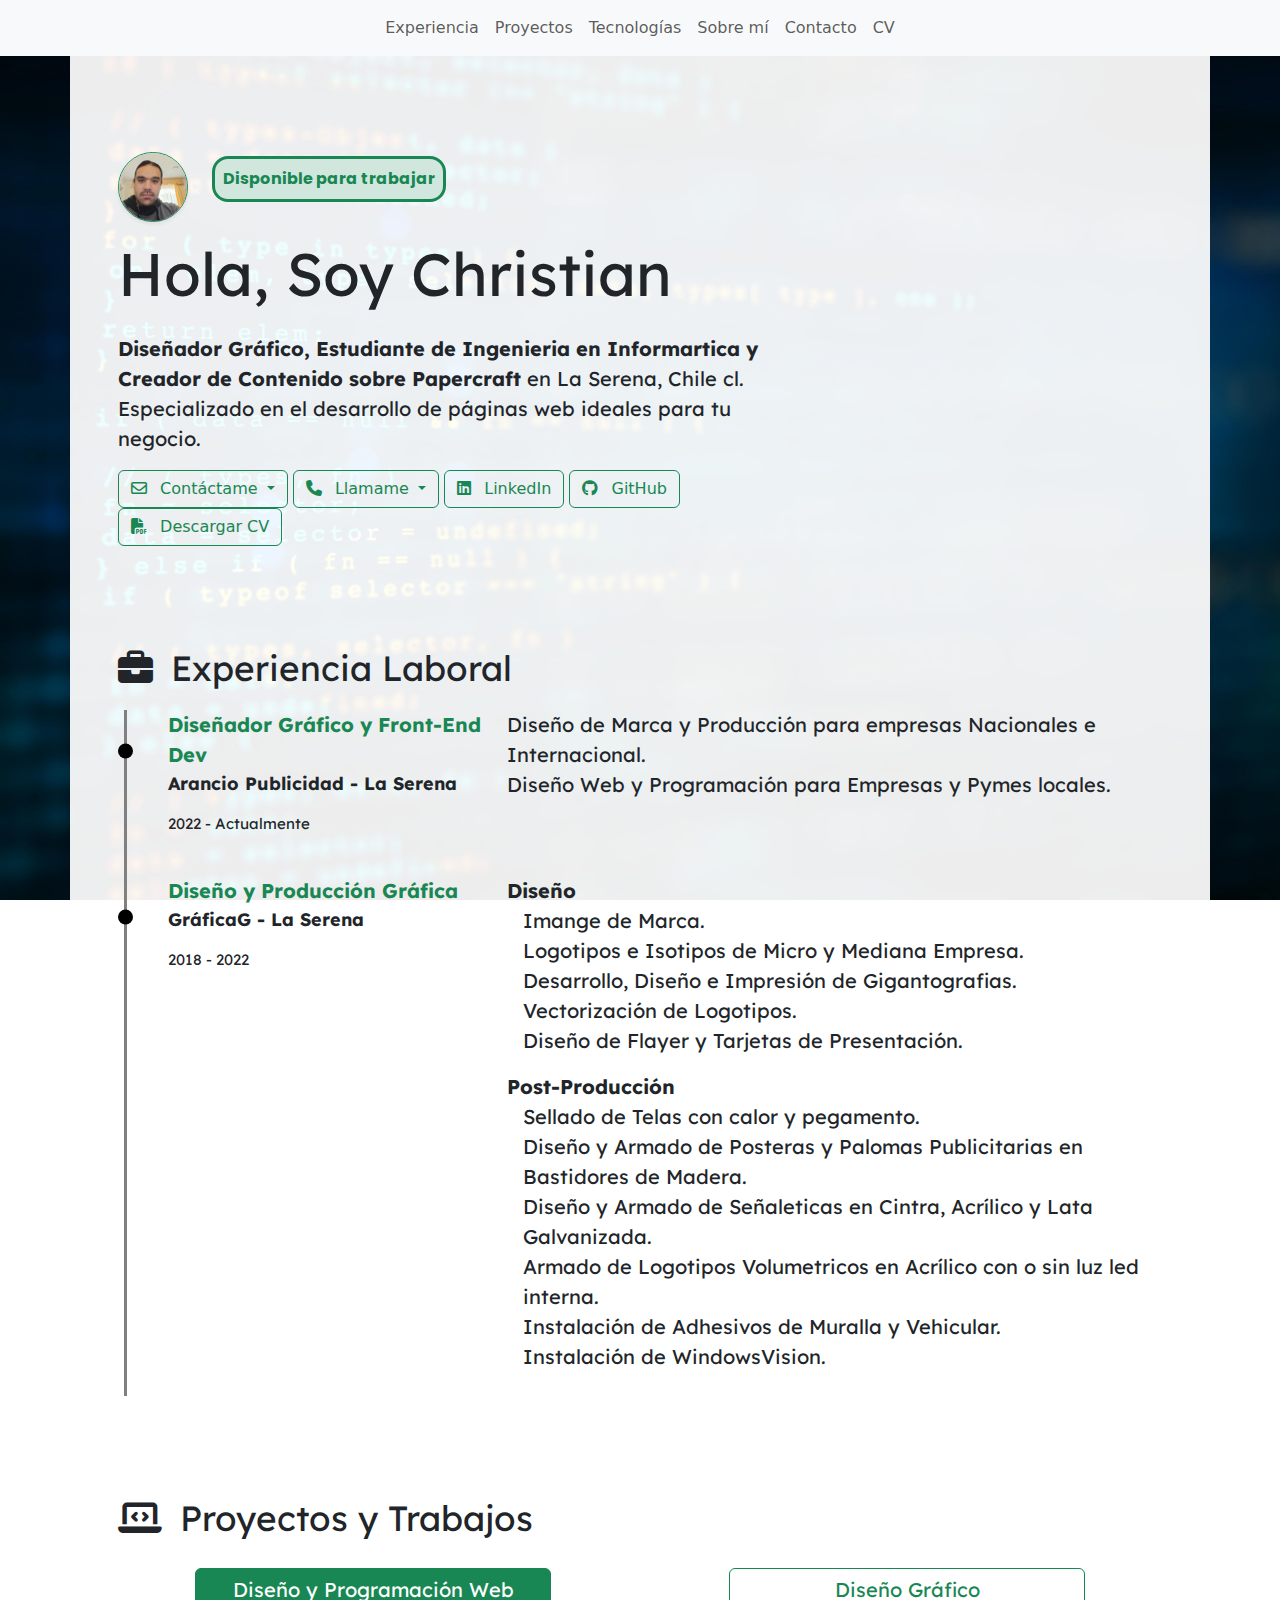
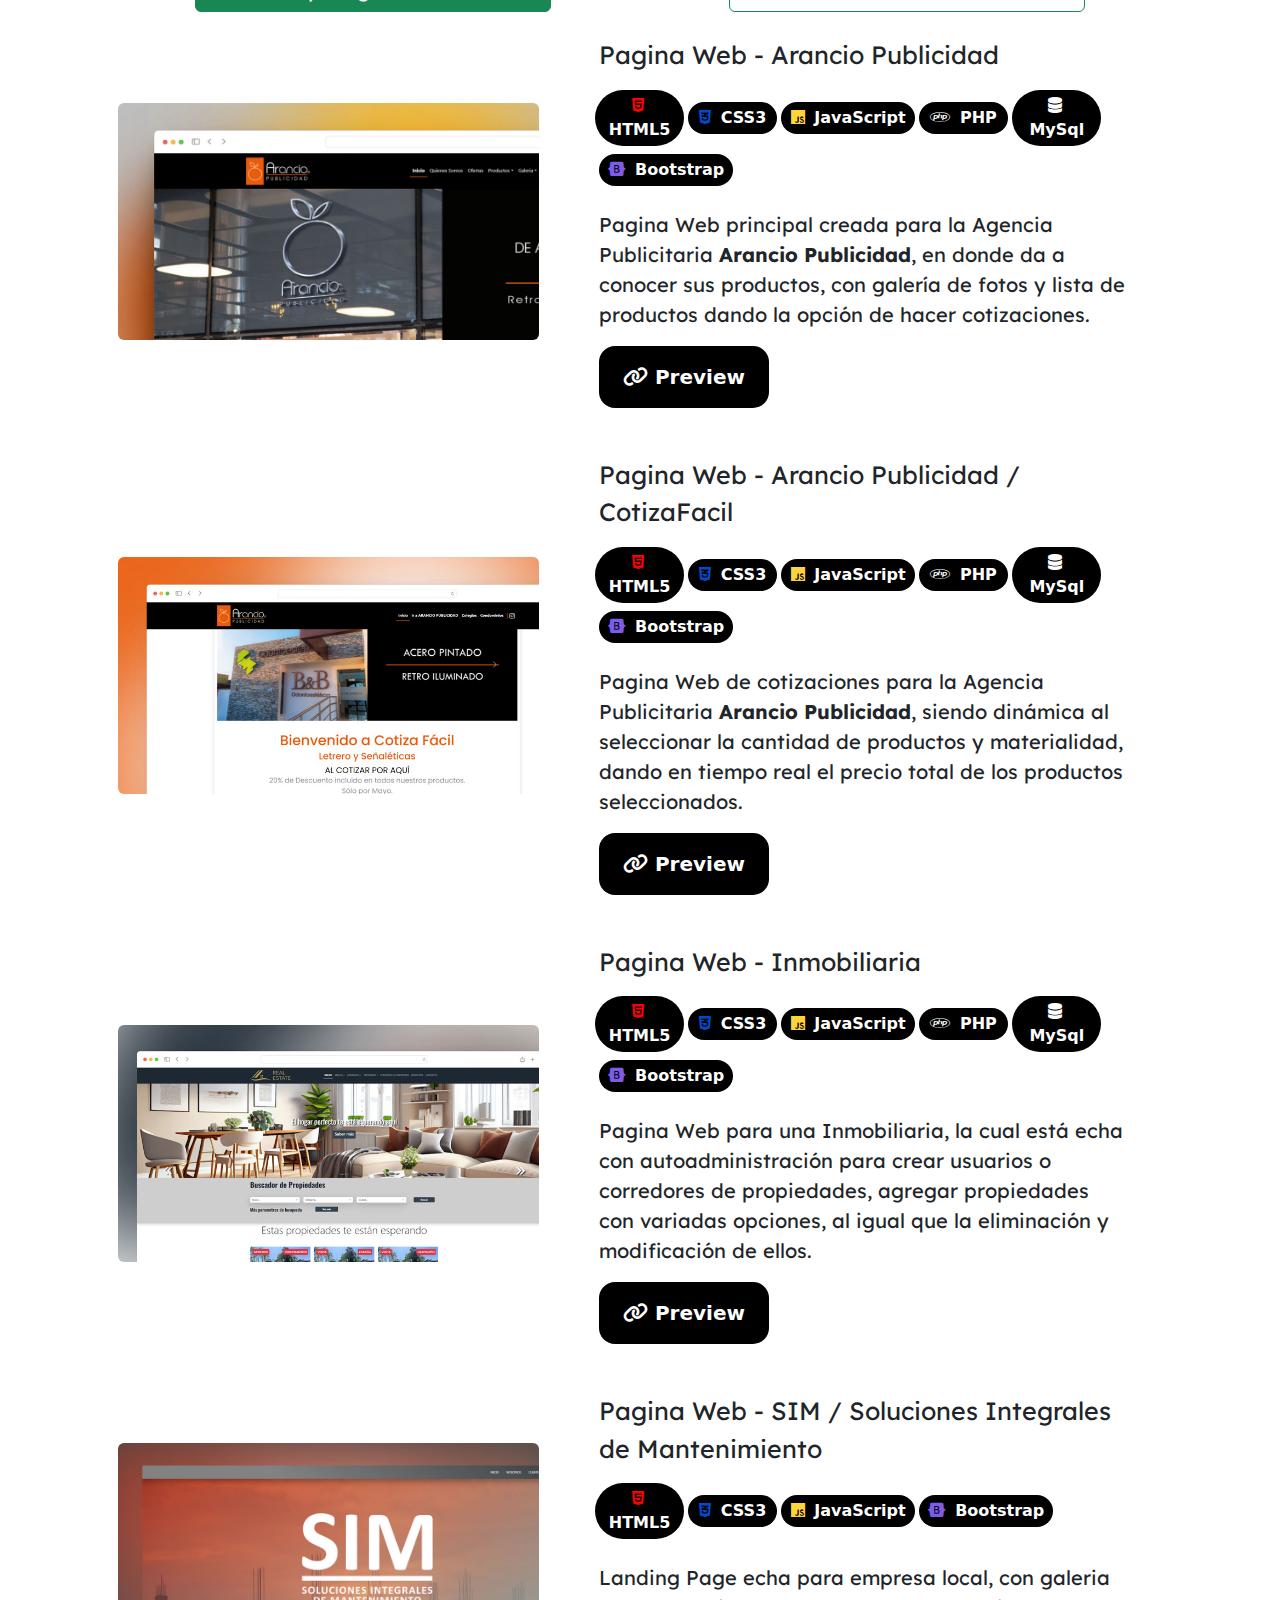
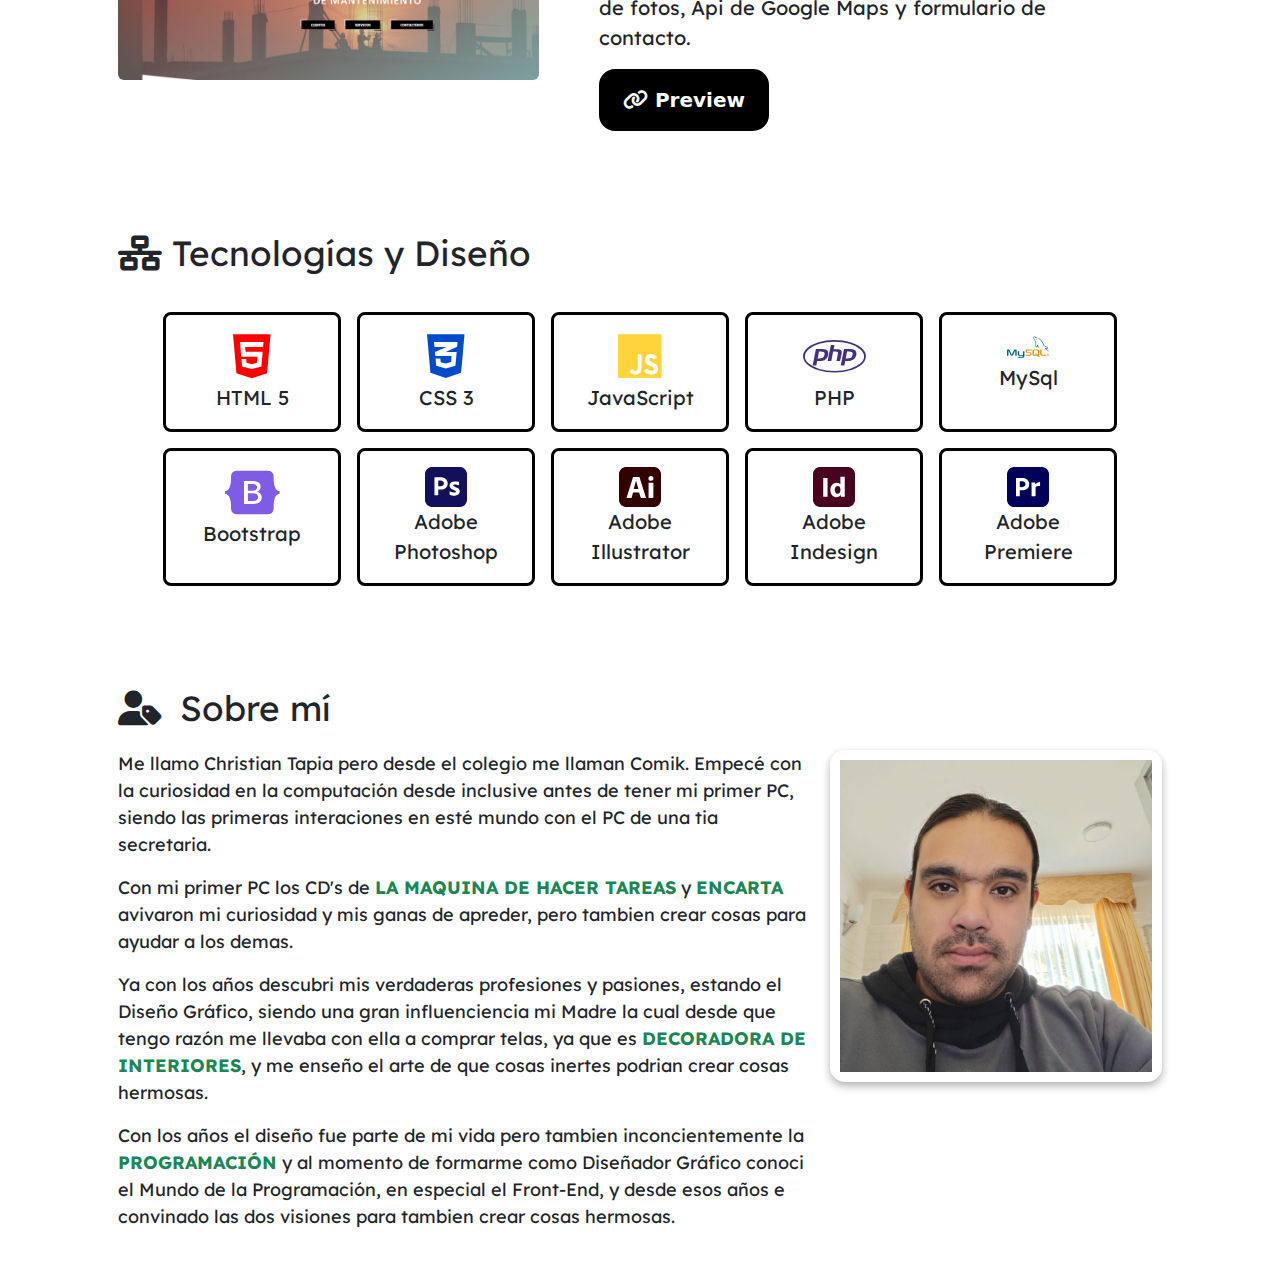
<file: index.html>
<!doctype html>
<html lang="es">
<head>
    <meta charset="utf-8">
    <meta http-equiv="refresh" content="0; URL='v1/index.html'">
    <meta charset="utf-8">
    <meta name="viewport" content="width=device-width, initial-scale=1">
    <!-- Primary Meta Tags -->
    <title>Porfolio de Christian Tapia - Diseñador Grafico, Desarrollador y Programador Web</title>
    <meta name="author" content="Christian Tapia - ComikSama">
    <meta name="description" content="Contrata a Christian Tapia para crear tu Pagina Web. Diseñador Gráfico, Desarrollador Web y Creador de Contenido. Especializado en el desarrollo de páginas web ideales para tu negocio..">
    <meta name="keywords" content="HTML, CSS, JavaScript, Bootstrap, Frontend, Frontend Developer, Web Developer">
    <!-- Open Graph / Facebook -->
    <meta property="og:type" content="website" />
    <meta property="og:url" content="https://comiksama.github.io/porfolio/v1/index.html" />
    <meta property="og:title" content="Porfolio de Christian Tapia - Diseñador Grafico, Desarrollador y Programador Web" />
    <meta property="og:description" content="Contrata a Christian Tapia para crear tu Pagina Web. Diseñador Gráfico, Desarrollador Web y Creador de Contenido. Especializado en el desarrollo de páginas web ideales para tu negocio.." />
    <meta property="og:image" content="img/img-001.jpg"/>
    <!-- Final Meta Tags -->
    <link rel="shortcut icon" href="img/favicon.svg" type="image/x-icon">
</head>
<body>
</body>
</html>
</file>
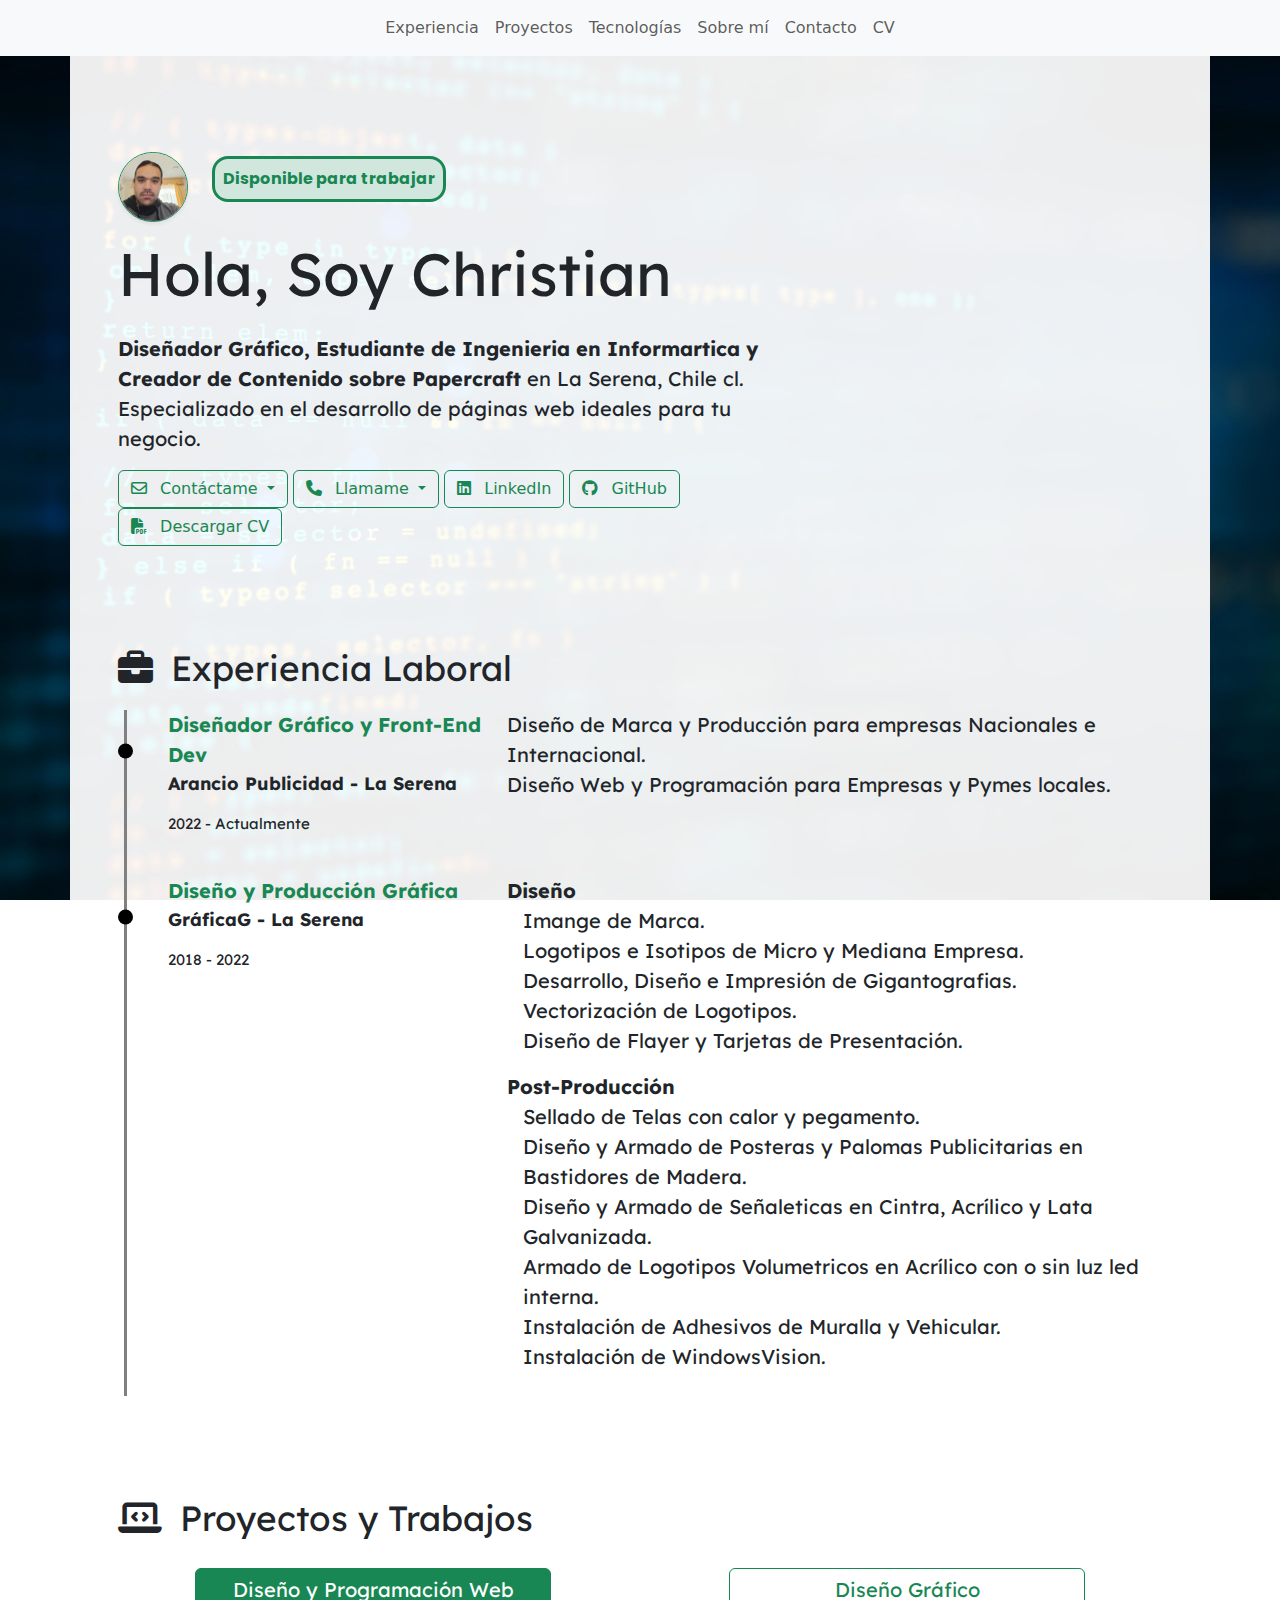
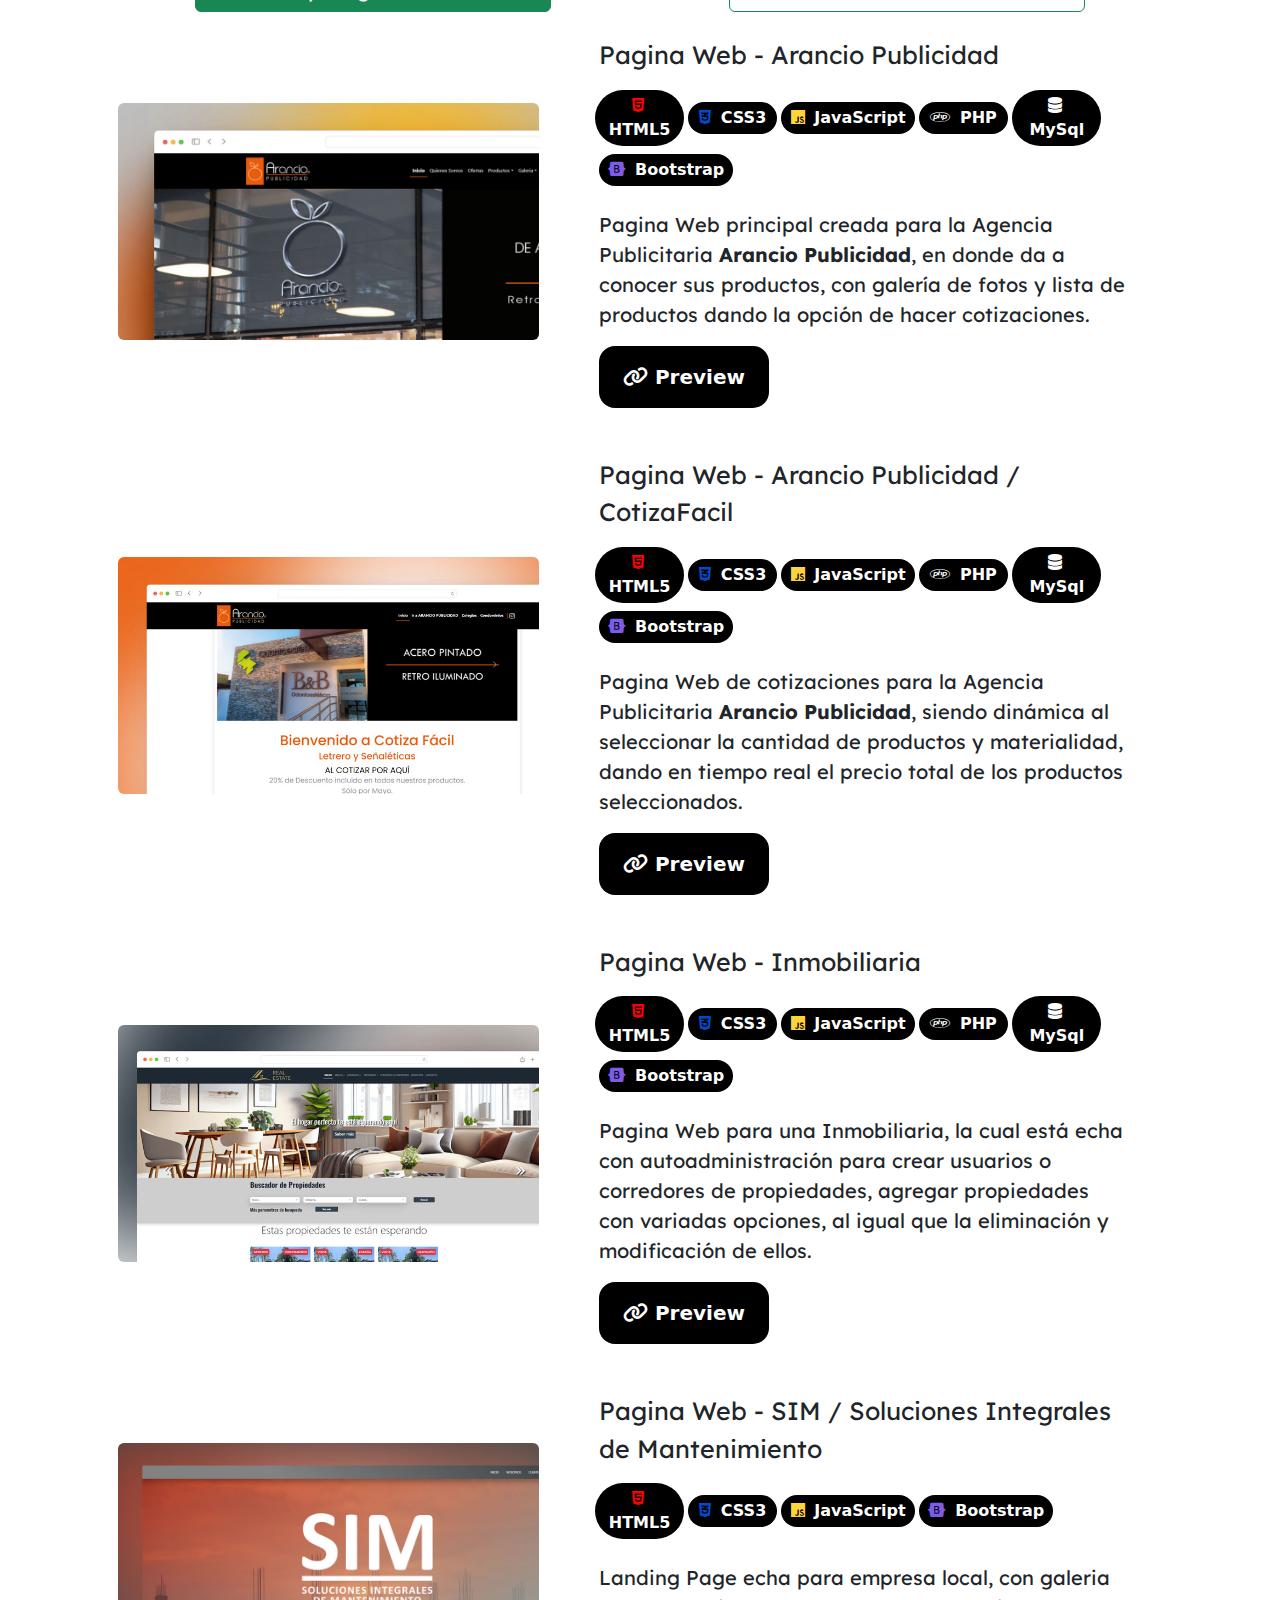
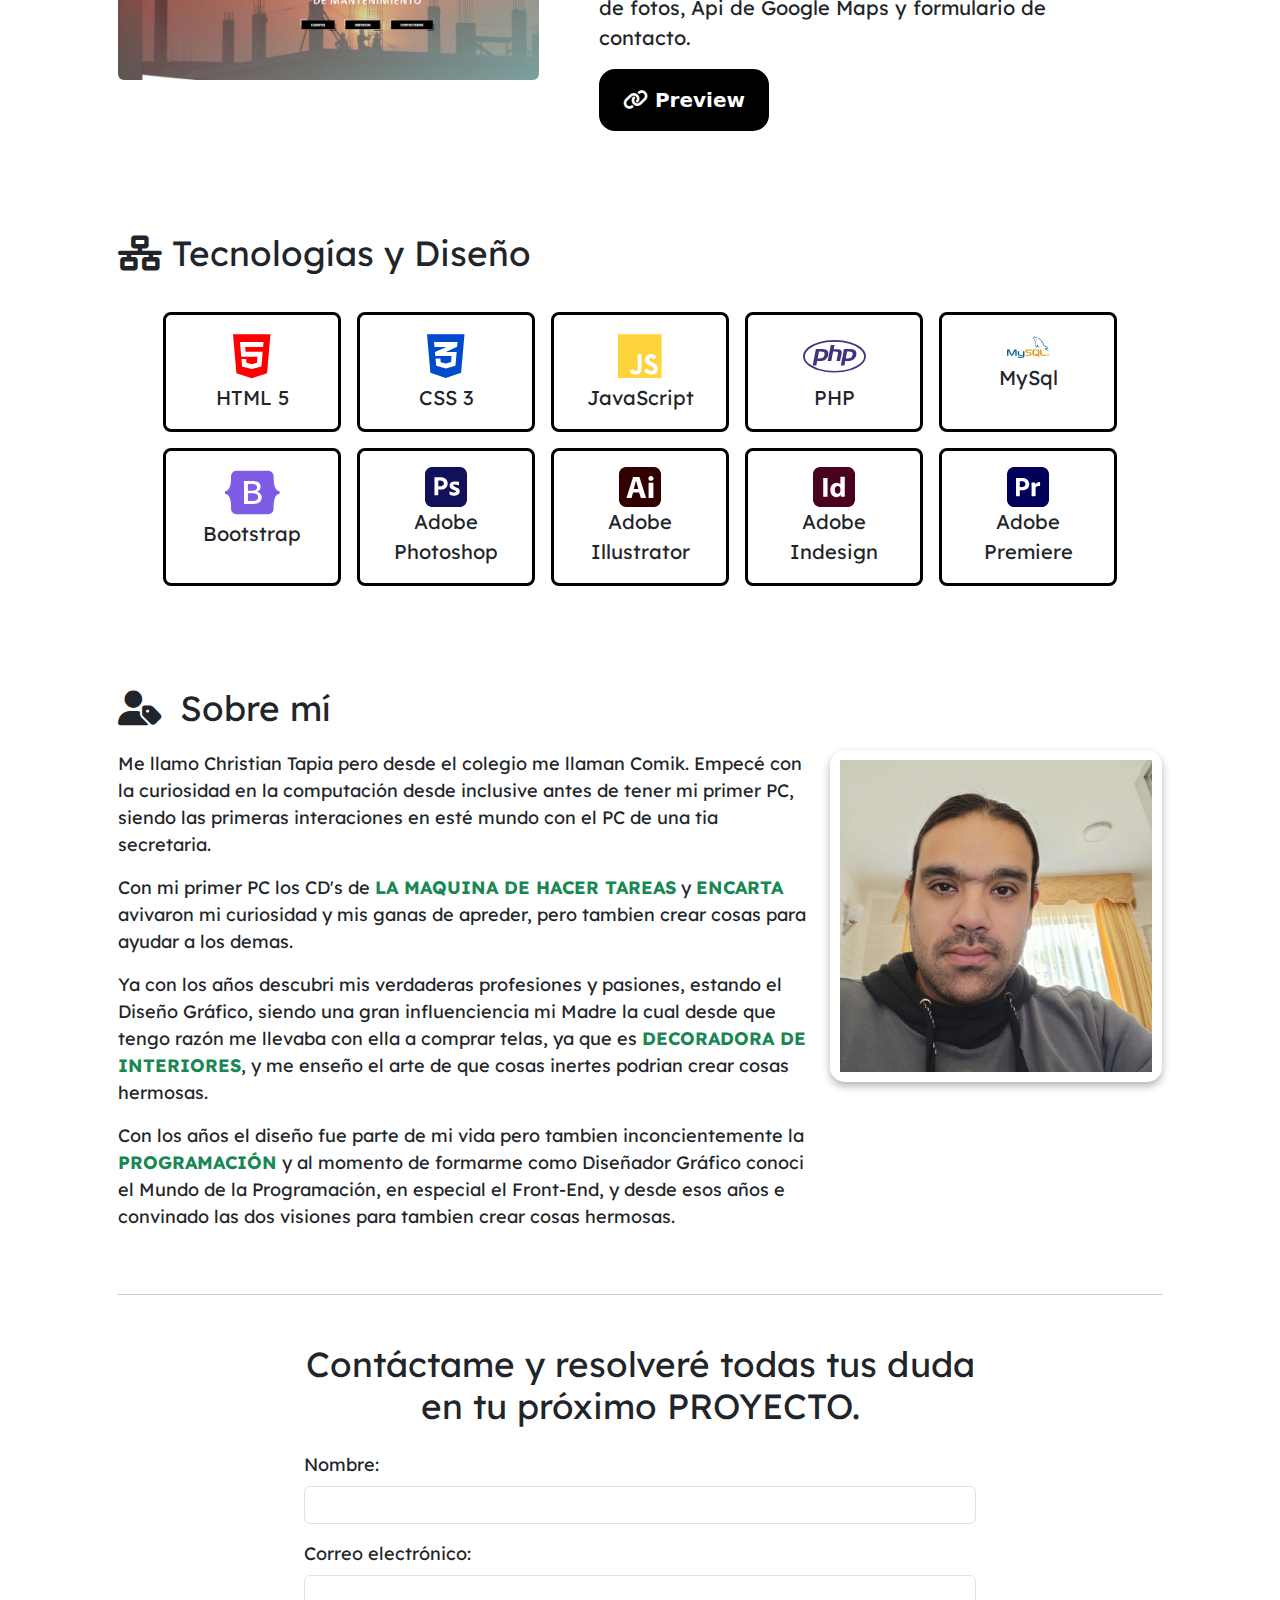
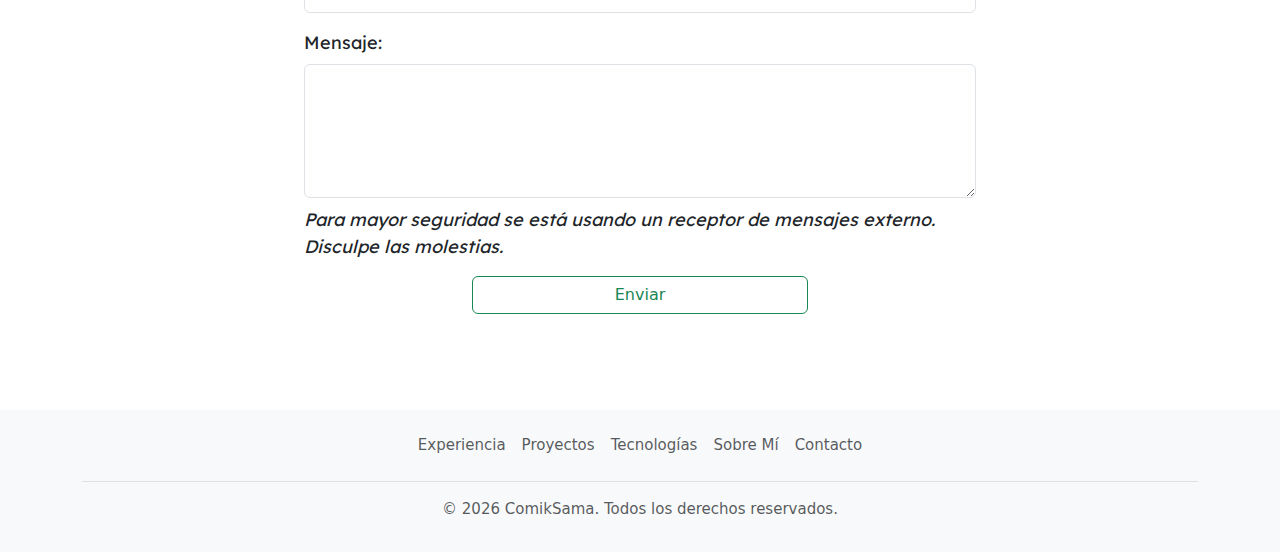
<file: v1/index.html>
<!doctype html>
<html lang="es">
  <head>
    <meta charset="utf-8">
    <meta name="viewport" content="width=device-width, initial-scale=1">
    <!-- Primary Meta Tags -->
    <title>Porfolio de Christian Tapia - Diseñador Grafico, Desarrollador y Programador Web</title>
    <meta name="author" content="Christian Tapia - ComikSama">
    <meta name="description" content="Contrata a Christian Tapia para crear tu Pagina Web. Diseñador Gráfico, Desarrollador Web y Creador de Contenido. Especializado en el desarrollo de páginas web ideales para tu negocio..">
    <meta name="keywords" content="HTML, CSS, JavaScript, Bootstrap, Frontend, Frontend Developer, Web Developer">
    <!-- Open Graph / Facebook -->
    <meta property="og:type" content="website" />
    <meta property="og:url" content="https://comiksama.github.io/porfolio/v1/index.html" />
    <meta property="og:title" content="Porfolio de Christian Tapia - Diseñador Grafico, Desarrollador y Programador Web" />
    <meta property="og:description" content="Contrata a Christian Tapia para crear tu Pagina Web. Diseñador Gráfico, Desarrollador Web y Creador de Contenido. Especializado en el desarrollo de páginas web ideales para tu negocio.." />
    <meta property="og:image" content="img/img-001.jpg"/>
    <!-- Final Meta Tags -->
    <link rel="shortcut icon" href="img/favicon.svg" type="image/x-icon">
    <link rel="stylesheet" href="css/bootstrap.css">
    <link rel="stylesheet" href="css/style.css">
    <link rel="stylesheet" href="https://cdnjs.cloudflare.com/ajax/libs/font-awesome/6.2.0/css/all.min.css">
  </head>
  <body class="" >
    <head class="">
      <nav class="navbar navbar-expand-lg bg-body-tertiary sticky-top">
        <div class="container-fluid ">
          <button class="navbar-toggler" type="button" data-bs-toggle="collapse" data-bs-target="#navbarNav" aria-controls="navbarNav" aria-expanded="false" aria-label="Toggle navigation">
            <span class="navbar-toggler-icon"></span>
          </button>
          <div class="collapse navbar-collapse text-center" id="navbarNav">
            <ul class="navbar-nav mx-auto">
              <li class="nav-item">
                <a class="nav-link" href="#experiencia">Experiencia</a>
              </li>
              <li class="nav-item">
                <a class="nav-link" href="#proyectos">Proyectos</a>
              </li>
              <li class="nav-item">
                <a class="nav-link" href="#tecnologias">Tecnologías</a>
              </li>
              <li class="nav-item">
                <a class="nav-link" href="#sobre-mi">Sobre mí</a>
              </li>
              <li class="nav-item">
                <a class="nav-link" href="#contacto">Contacto</a>
              </li>
              <li class="nav-item">
                <a class="nav-link" href="CV_CHRISTIAN_TAPIA_ARAYA_2024.pdf" target="_blank">CV</a>
              </li>
            </ul>
          </div>
        </div>
      </nav>
    </head>
    <main class="container px-5 bg-white-sp py-5">
      <section class="my-5 col-12 col-sm-8">
        <div class="d-flex align-items-center mb-3">
            <!-- Versión móvil -->
            <img src="img/perfil.jpg" alt="Christian Tapia - ComikSama" class="img-fluid rounded-circle border border-success shadow-sm d-block d-md-none" style="width: 30%;">
            <!-- Versión de escritorio -->
            <img src="img/perfil.jpg" alt="Christian Tapia - ComikSama" class="img-fluid rounded-circle border border-success shadow-sm d-none d-md-block" style="width: 10%;">
            <p class="ms-4 p-2 text-success border border-success border-3 rounded-4 fw-bold disponible" style="background-color: var(--bs-success-bg-subtle)">Disponible para trabajar</p>
        </div>
        <h1 class="txt-titulo">Hola, Soy Christian</h1>
        <p class="txt-parrafo mt-4"><strong>Diseñador Gráfico, Estudiante de Ingenieria en Informartica y Creador de Contenido sobre Papercraft</strong> en La Serena, Chile cl. Especializado en el desarrollo de páginas web ideales para tu negocio.</p>      
      <div class="d-grid gap-2 d-md-block">
        <button type="button" class="btn btn-outline-success dropdown-toggle" data-bs-toggle="dropdown" aria-expanded="false">
          <i class="fa-regular fa-envelope me-2"></i> Contáctame
        </button>
        <ul class="dropdown-menu">
          <li><a class="dropdown-item" href="mailto:christian.tapia.disenoyweb@gmail.com">Escribeme!!<i class="fa-solid fa-pen-to-square ms-5"></i></a></li>
          <li>
              <div class="dropdown-item" onclick="copyToClipboard('christian.tapia.disenoyweb@gmail.com')">
                  <strong>Christian.tapia.disenoyweb@gmail.com</strong>
                  <i class="fa-regular fa-clipboard ms-2"></i>
              </div>
          </li>
        </ul>
        <button type="button" class="btn btn-outline-success dropdown-toggle" data-bs-toggle="dropdown" aria-expanded="false">
          <i class="fa-solid fa-phone me-2"></i> Llamame
        </button>
        <ul class="dropdown-menu">
          <li>
            <li><a class="dropdown-item" href="tel:+56922084711">Llamame!! <i class="fa-solid fa-phone ms-5"></i></a></li>
              <div class="dropdown-item" onclick="copyToPhoneClipboard('+56922084711')">
                  <img src="img/bandera-cl.svg" alt="bandera chile" style="width: 5%;" class="me-2 border border-black rounded-5">
                  <strong>+56 9 2208 4711</strong>
                  <i class="fa-regular fa-clipboard ms-2"></i>
              </div>
          </li>
        </ul>
        <a class="btn btn-outline-success" href="https://www.linkedin.com/in/christian-tapia-araya/" target="_blank">
          <i class="fa-brands fa-linkedin me-2"></i> LinkedIn
        </a>
        <a class="btn btn-outline-success" href="https://github.com/ComikSama" target="_blank">
          <i class="fa-brands fa-github me-2"></i> GitHub
        </a>
        <a class="btn btn-outline-success" href="CV_CHRISTIAN_TAPIA_ARAYA_2024.pdf" target="_blank">
          <i class="fa-solid fa-file-pdf me-2"></i> Descargar CV
        </a>
      </div>
    </section>
    <section class="my-5 pt-5" id="experiencia">
      <p class="txt-titulo-2"><i class="fa-solid fa-briefcase me-2"></i> Experiencia Laboral</p>
      <ul class="linea-vertical">
        <li class="pb-4">
          <div class="row">
            <div class="col-12 col-sm-4">
              <p class="my-0 py-0 txt-parrafo text-success fw-bold" id="titulo-1">Diseñador Gráfico y Front-End Dev</p>
              <p class="fw-bold txt-parrafo-2">Arancio Publicidad - La Serena</p>
              <p class="txt-parrafo-3">2022 - Actualmente</p>
            </div>
            <div class="col-12 col-sm-8 txt-parrafo-1">
              <p class="mb-0">Diseño de Marca y Producción para empresas Nacionales e Internacional.</p>
              <p class="mt-0">Diseño Web y Programación para Empresas y Pymes locales.</p>
            </div>
          </div>
        </li>
        <li class="pb-4">
          <div class="row">
            <div class="col-12 col-sm-4">
              <p class="my-0 py-0 txt-parrafo text-success fw-bold" id="titulo-2">Diseño y Producción Gráfica</p>
              <p class="fw-bold txt-parrafo-2">GráficaG - La Serena</p>
              <p class="txt-parrafo-3">2018 - 2022</p>
            </div>
            <div class="col-12 col-sm-8 txt-parrafo-1" >
              <p class="fw-bold mb-0">Diseño</p>
              <p class="mb-0 ms-3">Imange de Marca.</p>
              <p class="mt-0 mb-0 ms-3">Logotipos e Isotipos de Micro y Mediana Empresa.</p>
              <p class="mt-0 mb-0 ms-3">Desarrollo, Diseño e Impresión de Gigantografias.</p>
              <p class="mt-0 mb-0 ms-3">Vectorización de Logotipos.</p>
              <p class="mt-0 ms-3">Diseño de Flayer y Tarjetas de Presentación.</p>
              <p class="fw-bold mb-0">Post-Producción</p>
              <p class="mb-0 ms-3">Sellado de Telas con calor y pegamento.</p>
              <p class="mt-0 mb-0 ms-3">Diseño y Armado de Posteras y Palomas Publicitarias en Bastidores de Madera.</p>
              <p class="mt-0 mb-0 ms-3">Diseño y Armado de Señaleticas en Cintra, Acrílico y Lata Galvanizada.</p>
              <p class="mt-0 mb-0 ms-3">Armado de Logotipos Volumetricos en Acrílico con o sin luz led interna.</p>
              <p class="mt-0 mb-0 ms-3">Instalación de Adhesivos de Muralla y Vehicular.</p>
              <p class="mt-0 mb-0 ms-3">Instalación de WindowsVision.</p>
            </div>
          </div>
          </div>
        </li>
    </ul>
    </section>
    <section class="my-5 pt-5" id="proyectos">
      <p class="txt-titulo-2"><i class="fa-solid fa-laptop-code me-2"></i> Proyectos y Trabajos</p>
      <div class="row justify-content-around my-4">
        <button type="button" class="col-12 col-md-4 btn btn-success txt-parrafo" id="web-btn">Diseño y Programación Web</button>
        <button type="button" class="col-12 col-md-4 btn btn-outline-success txt-parrafo mt-3 mt-md-0" id="diseno-btn">Diseño Gráfico</button>  
      </div>
      <div id="web-section" class="section-content">
        <div class="row d-flex align-items-center">
          <div class="col-md-5">
            <img src="img/proyectos/001.jpg" class="img-fluid rounded-2" alt="img-arancio">
          </div>
          <div class="col-md-7 px-5 ">
            <p class="txt-titulo-3 mt-3 mt-sm-0 pt-0">Pagina Web - Arancio Publicidad</p>
            <div class="row align-items-center text-center justify-content-center justify-content-sm-start gx-2 gy-2" id="logos">
              <div class="col-6 col-sm-2 bg-black text-white py-1 px-2 rounded-5 fw-bold">
                  <i class="fa-brands fa-html5 me-1" style="color: #ff0000;"></i> HTML5
              </div>
              <div class="col-6 col-sm-2 ms-sm-1 bg-black text-white py-1 px-2 rounded-5 fw-bold">
                  <i class="fa-brands fa-css3-alt pe-1" style="color: #004bcc;"></i> CSS3
              </div>
              <div class="col-6 col-sm-3 ms-sm-1 bg-black text-white py-1 px-2 rounded-5 fw-bold">
                  <i class="fa-brands fa-js me-1" style="color: #FFD43B;"></i> JavaScript
              </div>
              <div class="col-6 col-sm-2 ms-sm-1 bg-black text-white py-1 px-2 rounded-5 fw-bold">
                  <i class="fa-brands fa-php me-1"></i> PHP
              </div>
              <div class="col-6 col-sm-2 ms-sm-1 bg-black text-white py-1 px-2 rounded-5 fw-bold">
                  <i class="fa-solid fa-database me-1"></i> MySql
              </div>
              <div class="col-6 col-sm-3 ms-sm-1 bg-black text-white py-1 px-2 rounded-5 fw-bold">
                  <i class="fa-brands fa-bootstrap me-1" style="color: #7e5ce6;"></i> Bootstrap
              </div>
            </div>
            <p class="txt-parrafo-1 mt-4">Pagina Web principal creada para la Agencia Publicitaria <strong>Arancio Publicidad</strong>, en donde da a conocer sus productos, con galería de fotos y lista de productos dando la opción de hacer cotizaciones.</p>
            <div class="d-flex txt-cod">
              <!-- <div class="bg-black  py-3 px-4 rounded-4 fw-bold">
                <a href="" class="text-decoration-none text-white" target="_blank"><i class="fa-brands fa-github"></i> GitHub</a>
              </div> -->
              <div class="bg-black py-3 px-4 rounded-4 fw-bold">
                <a href="https://www.aranciopublicidad.cl" class="text-decoration-none text-white" target="_blank"><i class="fa-solid fa-link"></i></i> Preview</a>
              </div>
            </div>
          </div>
        </div>
        <div class="row d-flex align-items-center mt-5">
          <div class="col-md-5">
            <img src="img/proyectos/002.jpg" class="img-fluid rounded-2" alt="img-arancio">
          </div>
          <div class="col-md-7 px-5 ">
            <p class="txt-titulo-3 mt-3 mt-sm-0 pt-0">Pagina Web - Arancio Publicidad / CotizaFacil</p>
            <div class="row align-items-center text-center justify-content-center justify-content-sm-start gx-2 gy-2" id="logos">
              <div class="col-6 col-sm-2 bg-black text-white py-1 px-2 rounded-5 fw-bold">
                  <i class="fa-brands fa-html5 me-1" style="color: #ff0000;"></i> HTML5
              </div>
              <div class="col-6 col-sm-2 ms-sm-1 bg-black text-white py-1 px-2 rounded-5 fw-bold">
                  <i class="fa-brands fa-css3-alt pe-1" style="color: #004bcc;"></i> CSS3
              </div>
              <div class="col-6 col-sm-3 ms-sm-1 bg-black text-white py-1 px-2 rounded-5 fw-bold">
                  <i class="fa-brands fa-js me-1" style="color: #FFD43B;"></i> JavaScript
              </div>
              <div class="col-6 col-sm-2 ms-sm-1 bg-black text-white py-1 px-2 rounded-5 fw-bold">
                  <i class="fa-brands fa-php me-1"></i> PHP
              </div>
              <div class="col-6 col-sm-2 ms-sm-1 bg-black text-white py-1 px-2 rounded-5 fw-bold">
                  <i class="fa-solid fa-database me-1"></i> MySql
              </div>
              <div class="col-6 col-sm-3 ms-sm-1 bg-black text-white py-1 px-2 rounded-5 fw-bold">
                  <i class="fa-brands fa-bootstrap me-1" style="color: #7e5ce6;"></i> Bootstrap
              </div>
            </div>
            <p class="txt-parrafo-1 mt-4">Pagina Web de cotizaciones para la Agencia Publicitaria <strong>Arancio Publicidad</strong>, siendo dinámica al seleccionar la cantidad de productos y materialidad, dando en tiempo real el precio total de los productos seleccionados.</p>
            <div class="d-flex txt-cod">
              <!-- <div class="bg-black  py-3 px-4 rounded-4 fw-bold">
                <a href="" class="text-decoration-none text-white" target="_blank"><i class="fa-brands fa-github"></i> GitHub</a>
              </div> -->
              <div class="bg-black py-3 px-4 rounded-4 fw-bold">
                <a href="https://www.aranciopublicidad.cl/cotizafacil" class="text-decoration-none text-white" target="_blank"><i class="fa-solid fa-link"></i></i> Preview</a>
              </div>
            </div>
          </div>
        </div>
        <div class="row d-flex align-items-center mt-5">
          <div class="col-md-5">
            <img src="img/proyectos/003.jpg" class="img-fluid rounded-2" alt="img-arancio">
          </div>
          <div class="col-md-7 px-5">
            <p class="txt-titulo-3 mt-3 mt-sm-0 pt-0">Pagina Web - Inmobiliaria</p>
            <div class="row align-items-center text-center justify-content-center justify-content-sm-start gx-2 gy-2" id="logos">
              <div class="col-6 col-sm-2 bg-black text-white py-1 px-2 rounded-5 fw-bold">
                  <i class="fa-brands fa-html5 me-1" style="color: #ff0000;"></i> HTML5
              </div>
              <div class="col-6 col-sm-2 ms-sm-1 bg-black text-white py-1 px-2 rounded-5 fw-bold">
                  <i class="fa-brands fa-css3-alt pe-1" style="color: #004bcc;"></i> CSS3
              </div>
              <div class="col-6 col-sm-3 ms-sm-1 bg-black text-white py-1 px-2 rounded-5 fw-bold">
                  <i class="fa-brands fa-js me-1" style="color: #FFD43B;"></i> JavaScript
              </div>
              <div class="col-6 col-sm-2 ms-sm-1 bg-black text-white py-1 px-2 rounded-5 fw-bold">
                  <i class="fa-brands fa-php me-1"></i> PHP
              </div>
              <div class="col-6 col-sm-2 ms-sm-1 bg-black text-white py-1 px-2 rounded-5 fw-bold">
                  <i class="fa-solid fa-database me-1"></i> MySql
              </div>
              <div class="col-6 col-sm-3 ms-sm-1 bg-black text-white py-1 px-2 rounded-5 fw-bold">
                  <i class="fa-brands fa-bootstrap me-1" style="color: #7e5ce6;"></i> Bootstrap
              </div>
            </div>
            <p class="txt-parrafo-1 mt-4">Pagina Web para una Inmobiliaria, la cual está echa con autoadministración para crear usuarios o corredores de propiedades, agregar propiedades con variadas opciones, al igual que la eliminación y modificación de ellos.</p>
            <div class="d-flex txt-cod">
                <div class="bg-black py-3 px-4 rounded-4 fw-bold">
                    <a href="https://inmobiliariaweb2024.000webhostapp.com/" class="text-decoration-none text-white" target="_blank">
                        <i class="fa-solid fa-link"></i> Preview
                    </a>
                </div>
            </div>
          </div>       
        </div>
        <div class="row d-flex align-items-center mt-5">
          <div class="col-md-5">
            <img src="img/proyectos/004.jpg" class="img-fluid rounded-2" alt="img-arancio">
          </div>
          <div class="col-md-7 px-5">
            <p class="txt-titulo-3 mt-3 mt-sm-0 pt-0">Pagina Web - SIM / Soluciones Integrales de Mantenimiento</p>
            <div class="row align-items-center text-center justify-content-center justify-content-sm-start gx-2 gy-2" id="logos">
              <div class="col-6 col-sm-2 bg-black text-white py-1 px-2 rounded-5 fw-bold">
                  <i class="fa-brands fa-html5 me-1" style="color: #ff0000;"></i> HTML5
              </div>
              <div class="col-6 col-sm-2 ms-sm-1 bg-black text-white py-1 px-2 rounded-5 fw-bold">
                  <i class="fa-brands fa-css3-alt pe-1" style="color: #004bcc;"></i> CSS3
              </div>
              <div class="col-6 col-sm-3 ms-sm-1 bg-black text-white py-1 px-2 rounded-5 fw-bold">
                  <i class="fa-brands fa-js me-1" style="color: #FFD43B;"></i> JavaScript
              </div>
              <div class="col-6 col-sm-3 ms-sm-1 bg-black text-white py-1 px-2 rounded-5 fw-bold">
                  <i class="fa-brands fa-bootstrap me-1" style="color: #7e5ce6;"></i> Bootstrap
              </div>
            </div>
            <p class="txt-parrafo-1 mt-4">Landing Page echa para empresa local, con galeria de fotos, Api de Google Maps y formulario de contacto. </p>
            <div class="d-flex txt-cod">
                <div class="bg-black py-3 px-4 rounded-4 fw-bold">
                    <a href="https://mantencionessim.cl/" class="text-decoration-none text-white" target="_blank">
                        <i class="fa-solid fa-link"></i> Preview
                    </a>
                </div>
            </div>
          </div>       
        </div>   
      </div>
      <!-- SECCION DISEÑO -->
      <div id="diseno-section" class="section-content d-none">
        <p class="txt-titulo-2"><i class="fa-solid fa-icons"></i> Logos</p>
        <div class="row row-cols-1 row-cols-md-4 g-4">
          <div class="col">
            <div class="card">
              <img src="img/diseno/001.jpg" alt="logo-angelos-pizza" class="m-2 p-2 border border-2 rounded-5">
              <div class="card-body text-center bg-black text-white">
                <h5 class="card-title fw-bold">Angelo´s Pizza</h5>
                <p class="card-text pb-md-4">Logo principal de Pizzeria local.</p>
              </div>
            </div>
          </div>
          <div class="col">
            <div class="card">
              <img src="img/diseno/002.jpg" alt="logo-ovallekon" class="m-2 p-2 border border-2 rounded-5">
              <div class="card-body text-center bg-black text-white">
                <h5 class="card-title fw-bold">Ovalle-kon</h5>
                <p class="card-text">Logo para evento en la Ciudad de Ovalle.</p>
              </div>
            </div>
          </div>
          <div class="col">
            <div class="card">
              <img src="img/diseno/003.jpg" alt="logo-belmariofmtv" class="m-2 p-2 border border-2 rounded-5">
              <div class="card-body text-center bg-black text-white">
                <h5 class="card-title fw-bold">Belmario FMTV Online</h5>
                <p class="card-text pb-md-4">Logo para canal de Twitch.</p>
              </div>
            </div>
          </div>
          <div class="col">
            <div class="card">
              <img src="img/diseno/004.jpg" alt="logo-belmariofmtv" class="m-2 p-2 border border-2 rounded-5">
              <div class="card-body text-center bg-black text-white">
                <h5 class="card-title fw-bold">Centro Terapeutico Kurumi</h5>
                <p class="card-text">Logo para Centro Terapeutico en la Región de Coquimbo.</p>
              </div>
            </div>
          </div>          
        </div>
        <p class="txt-titulo-2 mt-4"><i class="fa-solid fa-object-group"></i> Diseño de Local</p>
        <div class="row row-cols-1 row-cols-md-4 g-4">
          <div class="col">
            <div class="card">
              <img src="img/diseno/005.jpg" alt="diseño-adh-mural" class="m-2 p-2 border border-2 rounded-5">
              <div class="card-body text-center bg-black text-white">
                <h5 class="card-title fw-bold">Diseño Adhesivo Mural</h5>
              </div>
            </div>
          </div> 
          <div class="col">
            <div class="card">
              <img src="img/diseno/006.jpg" alt="diseño-señaletica" class="m-2 p-2 border border-2 rounded-5">
              <div class="card-body text-center bg-black text-white">
                <h5 class="card-title fw-bold">Diseño para Señaletica</h5>
              </div>
            </div>
          </div> 
          <div class="col">
            <div class="card">
              <img src="img/diseno/007.jpg" alt="adh-ventanas" class="m-2 p-2 border border-2 rounded-5">
              <div class="card-body text-center bg-black text-white">
                <h5 class="card-title fw-bold">Adhesivo para Ventanas</h5>
              </div>
            </div>
          </div> 
          <div class="col">
            <div class="card">
              <img src="img/diseno/008.jpg" alt="empavonado-calado" class="m-2 p-2 border border-2 rounded-5">
              <div class="card-body text-center bg-black text-white">
                <h5 class="card-title fw-bold">Empavonado Calado</h5>
              </div>
            </div>
          </div> 

        </div>
      </div>
    </section>
    <section class="my-5 pt-5" id="tecnologias">
      <p class="txt-titulo-2"><i class="fa-solid fa-network-wired"></i> Tecnologías y Diseño</p>
      <div class="row text-center txt-parrafo d-flex justify-content-center">
        <div class="col-5 col-md-2 border border-3 border-black rounded-3 mt-3">
          <i class="fa-brands fa-html5 mt-3" style="color: #ff0000; font-size: 50px;"></i>
          <p>HTML 5</p>
        </div>
        <div class="col-5 col-md-2 border border-3 border-black rounded-3 ms-3 mt-3">
          <i class="fa-brands fa-css3-alt mt-3" style="color: #004bcc; font-size: 50px;"></i>
          <p>CSS 3</p>
        </div>
        <div class="col-5 col-md-2 border border-3 border-black rounded-3 ms-md-3 mt-3">
          <i class="fa-brands fa-js mt-3" style="color: #FFD43B; font-size: 50px;"></i>
          <p>JavaScript</p>
        </div>
        <div class="col-5 col-md-2 border border-3 border-black rounded-3 ms-3 mt-3">
          <i class="fa-brands fa-php mt-3" style="color: #43307e; font-size: 50px;"></i>
          <p>PHP</p>
        </div>
        <div class="col-5 col-md-2 border border-3 border-black rounded-3 ms-md-3 mt-3">
          <img src="img/logo_mysql.svg" class="mt-3 icon">
          <p>MySql</p>
        </div>
        <div class="col-5 col-md-2 border border-3 border-black rounded-3 ms-3 ms-md-0 mt-3">
          <i class="fa-brands fa-bootstrap mt-3" style="color: #7e5ce6; font-size: 50px;"></i>
          <p>Bootstrap</p>
        </div>
        <div class="col-5 col-md-2 border border-3 border-black rounded-3 ms-md-3 mt-3">
          <img src="img/logo_ps.svg" class="mt-3 icon">
          <p>Adobe Photoshop</p>
        </div>
        <div class="col-5 col-md-2 border border-3 border-black rounded-3 ms-3 mt-3">
          <img src="img/logo_ai.svg" class="mt-3 icon">
          <p>Adobe Illustrator</p>
        </div>
        <div class="col-5 col-md-2 border border-3 border-black rounded-3 ms-md-3 mt-3">
          <img src="img/logo_indesign.svg" class="mt-3 icon">
          <p>Adobe Indesign</p>
        </div>
        <div class="col-5 col-md-2 border border-3 border-black rounded-3 ms-3 mt-3">
          <img src="img/logo_premiere.svg" class="mt-3 icon">
          <p>Adobe Premiere</p>
        </div>
      </div>
    </section>
    <section class="my-5 pt-5" id="sobre-mi">
      <p class="txt-titulo-2"><i class="fa-solid fa-user-tag me-2"></i> Sobre mí</p>
      <div class="row">
        <div class="col-md-8 txt-parrafo-4">
          <p>Me llamo Christian Tapia pero desde el colegio me llaman Comik. Empecé con la curiosidad en la computación desde inclusive antes de tener mi primer PC, siendo las primeras interaciones en esté mundo con el PC de una tia secretaria.</p>
          <p>Con mi primer PC los CD's de <strong class="text-success">LA MAQUINA DE HACER TAREAS</strong> y <strong class="text-success">ENCARTA</strong> avivaron mi curiosidad y mis ganas de apreder, pero tambien crear cosas para ayudar a los demas.</p>
          <p>Ya con los años descubri mis verdaderas profesiones y pasiones, estando el Diseño Gráfico, siendo una gran influenciencia mi Madre la cual desde que tengo razón me llevaba con ella a comprar telas, ya que es <strong class="text-success">DECORADORA DE INTERIORES</strong>, y me enseño el arte de que cosas inertes podrian crear cosas hermosas.</p>
          <p>Con los años el diseño fue parte de mi vida pero tambien inconcientemente la <strong class="text-success">PROGRAMACIÓN</strong> y al momento de formarme como Diseñador Gráfico conoci el Mundo de la Programación, en especial el Front-End, y desde esos años e convinado las dos visiones para tambien crear cosas hermosas.</p>
        </div>
        <div class="col-md-4">
          <div class="custom-border">
            <img src="img/perfil-original.jpg" alt="img-perfil" class="img-fluid">
          </div>
        </div>
      </div>
    </section>
    <hr>
    <section class="container my-5 col-md-8" id="#contacto">
      <h2 class="text-center mb-4 txt-titulo-2">Contáctame y resolveré todas tus duda en tu próximo PROYECTO.</h2>
      <form action="https://formspree.io/f/mkndlvly" method="POST" class="needs-validation" novalidate>
        <div class="mb-3 txt-parrafo-4">
          <label for="name" class="form-label">Nombre:</label>
          <input type="text" id="name" name="name" class="form-control" required>
          <div class="invalid-feedback"><p>Por favor, ingresa tu nombre.</p></div>
        </div>
        <div class="mb-3 txt-parrafo-4">
          <label for="email" class="form-label">Correo electrónico:</label>
          <input type="email" id="email" name="email" class="form-control" required>
          <div class="invalid-feedback"><p>Por favor, ingresa un correo electrónico válido.</p></div>
        </div>
        <div class="mb-3 txt-parrafo-4">
          <label for="message" class="form-label">Mensaje:</label>
          <textarea id="message" name="message" class="form-control" rows="5" required></textarea>
          <div class="invalid-feedback"><p>Por favor, ingresa tu mensaje.</p></div>
          <p class="fst-italic mt-2">Para mayor seguridad se está usando un receptor de mensajes externo. Disculpe las molestias.</p>
        </div>
        <div class="d-grid col-md-6 mx-auto">
          <button type="submit" class="btn btn-outline-success">Enviar</button>
        </div>

      </form>
    </section>
    </main>
    <div class="bg-body-tertiary">
      <div class="container">
        <footer class="py-3">
          <ul class="nav justify-content-center border-bottom pb-3 mb-3">
            <li class="nav-item"><a href="#experiencia" class="nav-link px-2 text-body-secondary">Experiencia</a></li>
            <li class="nav-item"><a href="#proyectos" class="nav-link px-2 text-body-secondary">Proyectos</a></li>
            <li class="nav-item"><a href="#tecnologias" class="nav-link px-2 text-body-secondary">Tecnologías</a></li>
            <li class="nav-item"><a href="#sobre-mi" class="nav-link px-2 text-body-secondary">Sobre Mí</a></li>
            <li class="nav-item"><a href="#contacto" class="nav-link px-2 text-body-secondary">Contacto</a></li>
          </ul>
          <p class="text-center text-body-secondary">© <span id="currentYear"></span> <a href="https://www.linkedin.com/in/christian-tapia-araya/" class="text-decoration-none text-body-secondary">ComikSama.</a> Todos los derechos reservados.</p>
        </footer>
      </div>  
    </div>
   
    <script>
      //Copia de correo en el portapapeles
      function copyToClipboard(text) {
          var tempInput = document.createElement("input");
          tempInput.value = text;
          document.body.appendChild(tempInput);
          tempInput.select();
          document.execCommand("copy");
          document.body.removeChild(tempInput);
          alert("El correo electrónico se ha copiado al portapapeles: " + text);
      }
      //Copia del telefono en el portapapeles
      function copyToPhoneClipboard(text) {
          var tempInput = document.createElement("input");
          tempInput.value = text;
          document.body.appendChild(tempInput);
          tempInput.select();
          document.execCommand("copy");
          document.body.removeChild(tempInput);
          alert("El Télefono se ha copiado al portapapeles: " + text);
      }
      // Sección Proyectos
      document.addEventListener('DOMContentLoaded', function() {
        const webBtn = document.getElementById('web-btn');
        const disenoBtn = document.getElementById('diseno-btn');
        const webSection = document.getElementById('web-section');
        const disenoSection = document.getElementById('diseno-section');

        webBtn.addEventListener('click', function() {
          webSection.classList.remove('d-none');
          disenoSection.classList.add('d-none');
          webBtn.classList.add('btn-success');
          webBtn.classList.remove('btn-outline-success');
          disenoBtn.classList.add('btn-outline-success');
          disenoBtn.classList.remove('btn-success');
        });

        disenoBtn.addEventListener('click', function() {
          disenoSection.classList.remove('d-none');
          webSection.classList.add('d-none');
          disenoBtn.classList.add('btn-success');
          disenoBtn.classList.remove('btn-outline-success');
          webBtn.classList.add('btn-outline-success');
          webBtn.classList.remove('btn-success');
        });
      });
    </script>
    <!-- Validación Formulario -->
    <script>
      (function () {
        'use strict'
        var forms = document.querySelectorAll('.needs-validation')
        Array.prototype.slice.call(forms)
          .forEach(function (form) {
            form.addEventListener('submit', function (event) {
              if (!form.checkValidity()) {
                event.preventDefault()
                event.stopPropagation()
              }
              form.classList.add('was-validated')
            }, false)
          })
      })()
    </script>
    <script>
      const currentYear = new Date().getFullYear();
      document.getElementById('currentYear').textContent = currentYear;
    </script>
    <script src="https://code.jquery.com/jquery-3.7.1.slim.min.js" integrity="sha256-kmHvs0B+OpCW5GVHUNjv9rOmY0IvSIRcf7zGUDTDQM8=" crossorigin="anonymous"></script>
    <script src="https://cdn.jsdelivr.net/npm/@popperjs/core@2.11.8/dist/umd/popper.min.js" integrity="sha384-I7E8VVD/ismYTF4hNIPjVp/Zjvgyol6VFvRkX/vR+Vc4jQkC+hVqc2pM8ODewa9r" crossorigin="anonymous"></script>
    <script src="js/bootstrap.js"></script>
  </body>
</html>
</file>
<file: v1/css/style.css>
@import url('https://fonts.googleapis.com/css2?family=Poppins:wght@500&display=swap');
@import url('https://fonts.googleapis.com/css2?family=Lexend:wght@100..900&display=swap');

body {
    background-image: url('../img/bg-001.jpg');
    background-size: cover;
    background-repeat: no-repeat;
    background-attachment: fixed;
    background-position: center;
}
.bg-white-sp {
    background-color: rgba(255, 255, 255, 0.93); /* 50% de opacidad */
}
.disponible {
    font-family: "Poppins", sans-serif;
    font-style: normal;
    transition: font-size 0.3s ease;
    font-size: 16px;
}
.disponible:hover {
    font-size: 17px;
}
.txt-titulo{
    font-family: "Lexend", sans-serif;
    font-optical-sizing: auto;
    font-weight: 400;
    font-style: normal;
    font-size: 60px;
}
.txt-titulo-2{
    font-family: "Lexend", sans-serif;
    font-optical-sizing: auto;
    font-weight: 400;
    font-style: normal;
    font-size: 35px;
}
.txt-titulo-3{
    font-family: "Lexend", sans-serif;
    font-optical-sizing: auto;
    font-weight: 400;
    font-style: normal;
    font-size: 25px;
}
.txt-parrafo{
    font-family: "Lexend", sans-serif;
    font-optical-sizing: auto;
    font-weight: 400;
    font-style: normal;
    font-size: 20px;
}
.txt-parrafo-1{
    font-family: "Lexend", sans-serif;
    font-optical-sizing: auto;
    font-weight: 400;
    font-style: normal;
    font-size: 20px;
}
.txt-parrafo-2{
    font-family: "Lexend", sans-serif;
    font-optical-sizing: auto;
    font-weight: 400;
    font-style: normal;
    font-size: 18px;
}
.txt-parrafo-3{
    font-family: "Lexend", sans-serif;
    font-optical-sizing: auto;
    font-weight: 400;
    font-style: normal;
    font-size: 15px;
}
.txt-parrafo-4{
    font-family: "Lexend", sans-serif;
    font-optical-sizing: auto;
    font-weight: 400;
    font-style: normal;
    font-size: 18px;
}
.txt-cod{
    font-size: 20px;
}
.linea-vertical {
    list-style: none;
    padding: 0;
}
.linea-vertical li {
    position: relative;
    padding-left: 50px; /* Espacio para el punto de lista */
}
.linea-vertical li::before {
    content: '';
    position: absolute;
    top: 0;
    bottom: 0;
    left: 0;
    width: 3px; /* Ancho de la línea vertical */
    background-color: gray; /* Color de la línea vertical */
    margin-left: 6px; /* Ajusta la posición de la línea */
}
.linea-vertical #titulo-1::after {
    content: '';
    position: absolute;
    left: 0px; /* Ajusta la posición del punto de lista */
    width: 15px; /* Tamaño del punto de lista */
    height: 15px; /* Tamaño del punto de lista */
    background-color: black; /* Color del punto de lista */
    border-radius: 50%; /* Forma circular del punto de lista */
    top: 25%;
    transform: translateY(-50%); /* Centra verticalmente el punto de lista */
}
.linea-vertical #titulo-2::after {
    content: '';
    position: absolute;
    left: 0px; /* Ajusta la posición del punto de lista */
    width: 15px; /* Tamaño del punto de lista */
    height: 15px; /* Tamaño del punto de lista */
    background-color: black; /* Color del punto de lista */
    border-radius: 50%; /* Forma circular del punto de lista */
    top: 8%;
    transform: translateY(-50%); /* Centra verticalmente el punto de lista */
}
.custom-border {
    padding: 10px; /* Espacio entre la imagen y el borde */
    background-color: white; /* Color de fondo dentro del borde */
    border-radius: 15px; /* Esquinas redondeadas del borde */
    box-shadow: 0 4px 8px rgba(0, 0, 0, 0.3); /* Sombra para darle un efecto de profundidad */
}
.icon{
    width: 28%;
}
footer{
    font-size: 15px;
}


@media (max-width: 768px){
    .txt-titulo{
        font-size: 35px;
    }
    .txt-titulo-2{
        font-size: 24px;
    }
    .linea-vertical #titulo-1::after{
        top: 8%;
    }
    .linea-vertical #titulo-2::after{
        top: 3%;
    }
    .txt-parrafo-1{
        font-size: 16px;
    }
    .txt-titulo-3{
        font-size: 20px;
    }
    #logos{
        font-size: 15px;
    }
    .icon{
        width: 46%;
    }
}
</file>
